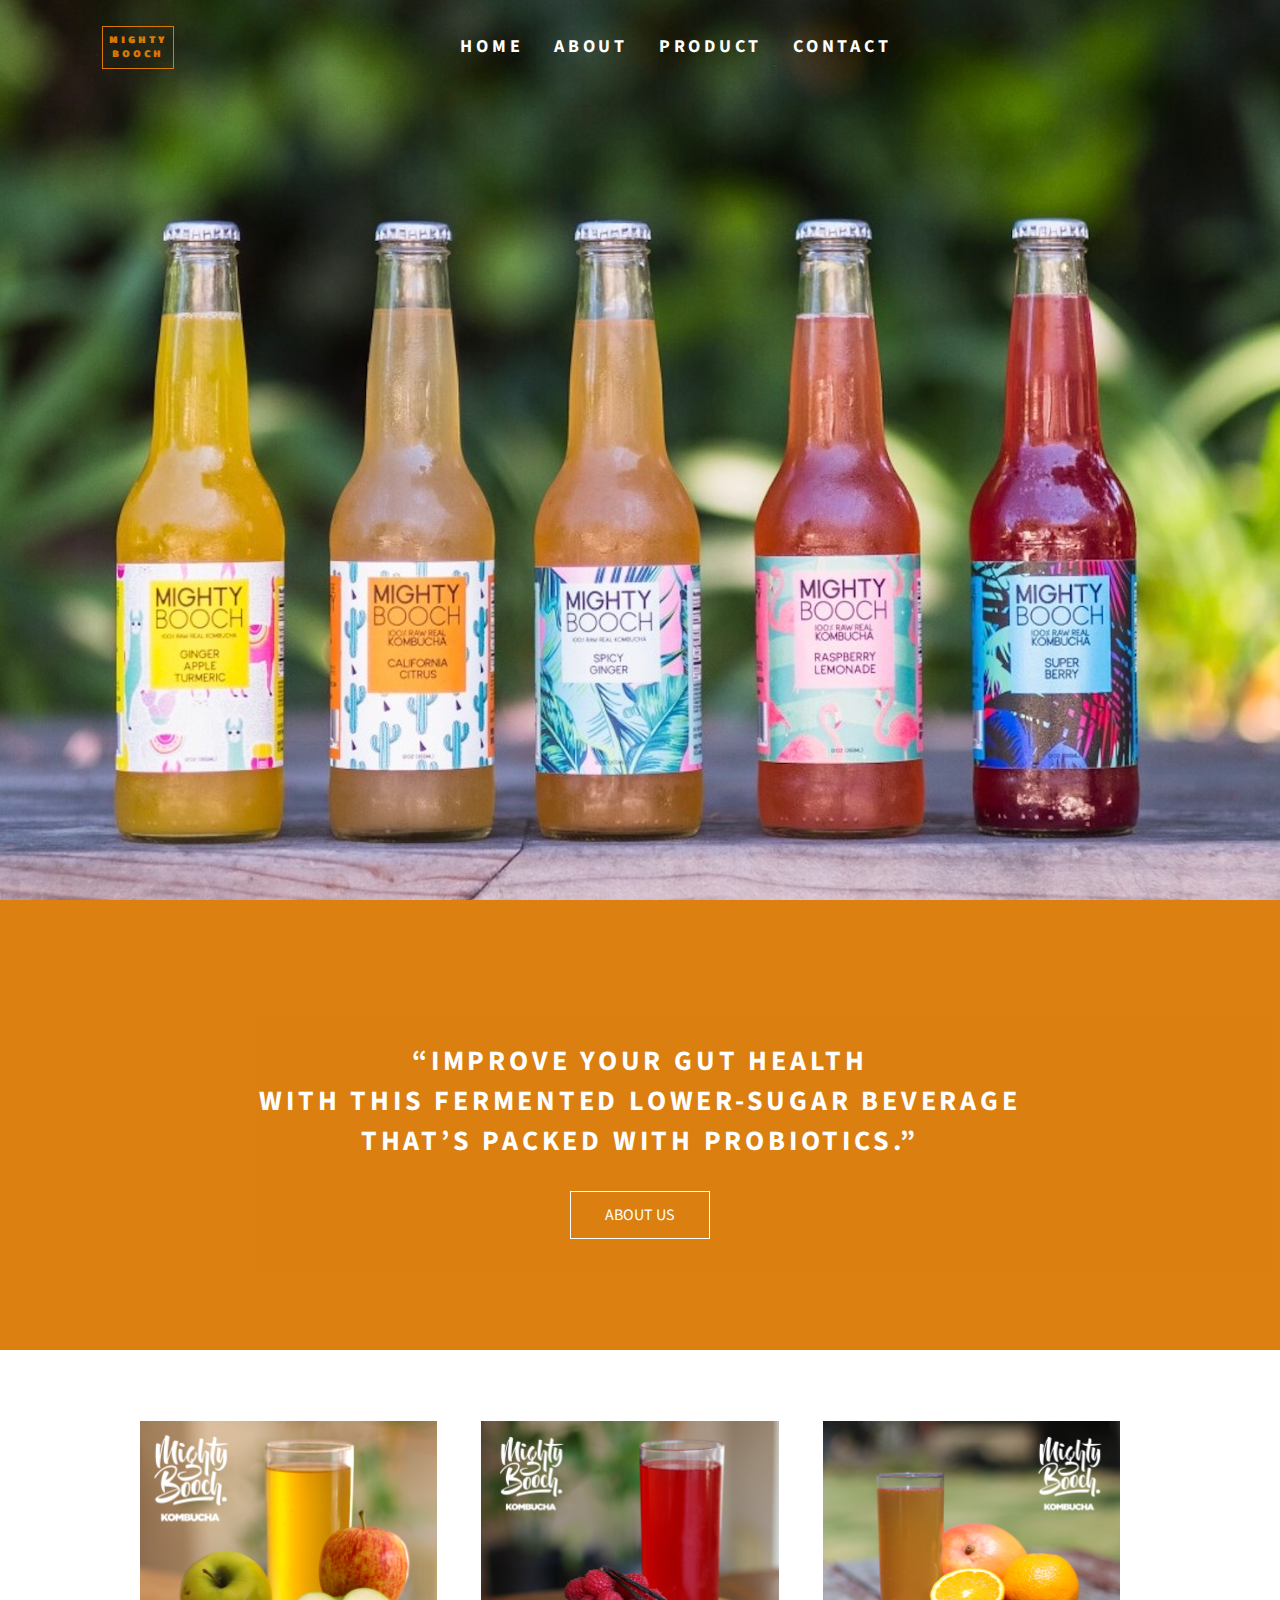
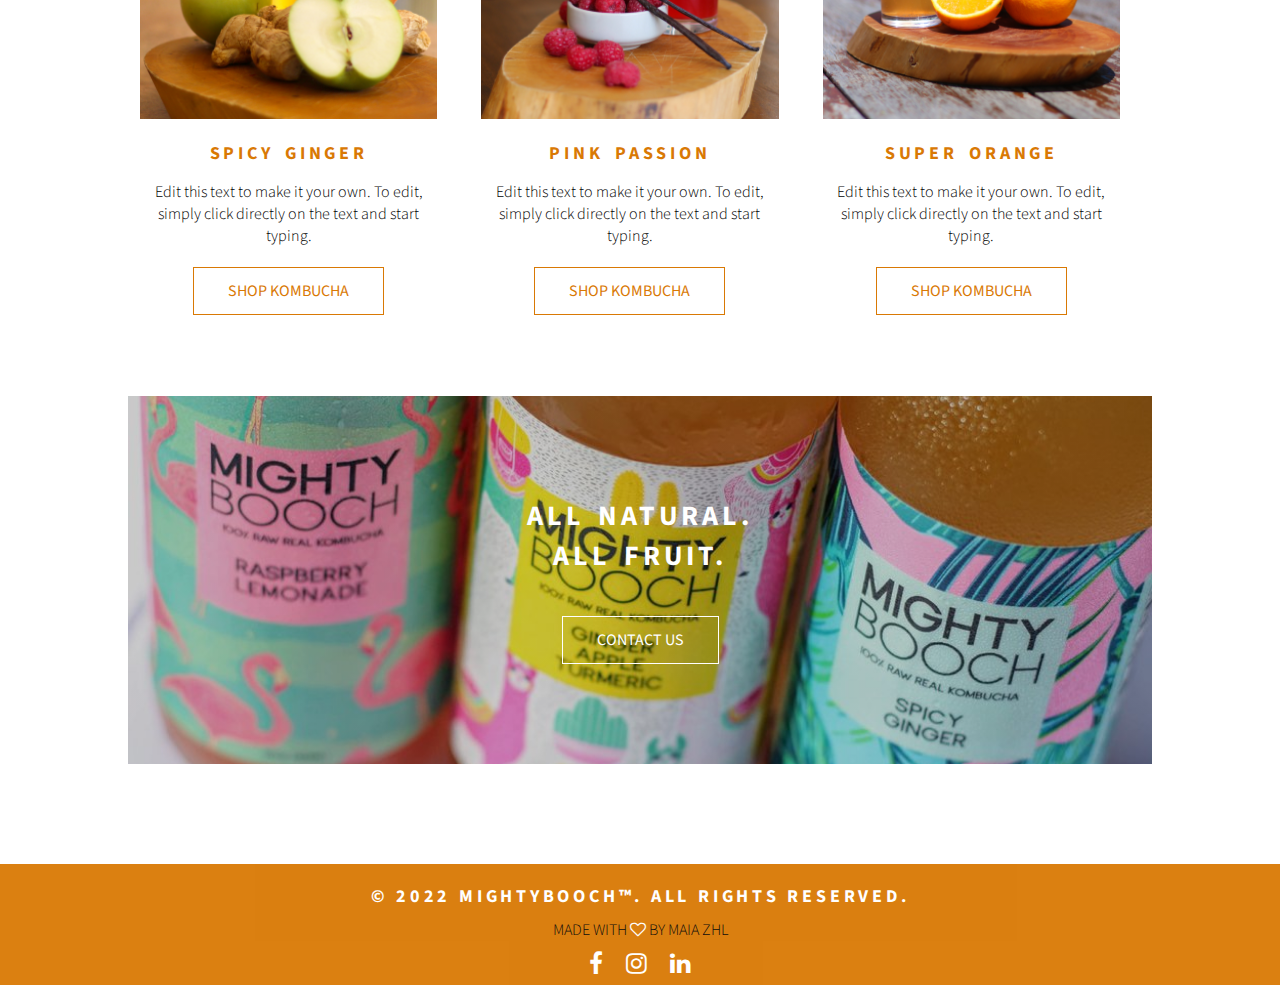
<file: index.html>
<!DOCTYPE html>
<html lang="en">
  <head>
    <title>KOMBUCHA PROJECT</title>
    <link rel="stylesheet" type="text/css" href="style.css" />

    <!-- Required meta tags -->
    <meta charset="utf-8" />
    <meta name="viewport" content="width=device-width, initial-scale=1.0" />

    <link rel="preconnect" href="https://fonts.googleapis.com" />
    <link rel="preconnect" href="https://fonts.gstatic.com" crossorigin />
    <link
      href="https://fonts.googleapis.com/css2?family=Source+Sans+Pro:wght@300;400&display=swap"
      rel="stylesheet"
    />

    <link
      rel="stylesheet"
      href="https://stackpath.bootstrapcdn.com/font-awesome/4.7.0/css/font-awesome.min.css"
    />
  </head>

  <body>

    <!-- Header and Navbar -->

    <section class="header">
      <nav>
        <a class="logo" href="index.html"> <b> MIGHTY </b></br> BOOCH </br> </a>
        <div class="nav-links" id="navLinks">
          <i class="fa fa-times" onclick="hideMenu()"></i>
          <ul>
            <li><a href="index.html">HOME</a></li>
            <li><a href="about.html">ABOUT</a></li>
            <li><a href="products.html">PRODUCT</a></li>
            <li><a href="contact.html">CONTACT</a></li>
          </ul>
        </div>
        <i class="fa fa-bars" onclick="showMenu()"></i>
      </nav>
    </section>

    <!-- Text Section -->
    
   <section class="block">
     <div class="text-box">
      <h4>“Improve your gut health </br> with this fermented lower-sugar beverage </br> that’s packed with probiotics.”</h4>
      <a href="about.html" class="about-btn">ABOUT US</a>
     </div>
   </section> 
   

    <!-- Product Section -->

    <section class="flavor">
      <div class="row">
        <div class="flavor-col">
          <img src="images/1.jpg" alt="flavor" />
          <h3>SPICY GINGER</h3>
          <p>
            Edit this text to make it your own. To edit, simply click directly
            on the text and start typing.
          </p>
          <a href="products.html" class="shop-btn">SHOP KOMBUCHA</a>
        </div>
        <div class="flavor-col">
          <img src="images/2.jpg" alt="flavor" />
          <h3>PINK PASSION</h3>
          <p>
            Edit this text to make it your own. To edit, simply click directly
            on the text and start typing.
          </p>
          <a href="products.html" class="shop-btn">SHOP KOMBUCHA</a>
        </div>
        <div class="flavor-col">
          <img src="images/3.jpg" alt="flavor" />
          <h3>SUPER ORANGE</h3>
          <p>
            Edit this text to make it your own. To edit, simply click directly
            on the text and start typing.
          </p>
          <a href="products.html" class="shop-btn">SHOP KOMBUCHA</a>
        </div>
        
      </div>
    </section>

    <!-- Contact Call To Action -->
    <section class="cta">
      <h1>ALL NATURAL. </br> ALL FRUIT.</h1>
      <a href="contact.html" class="hero-btn">CONTACT US</a>

    </section>

    <!-- Footer -->
   <section class="footer">
     <h4>© 2022 MightyBooch™. All rights reserved.</h4>
     <p>Made with  <i class="fa fa-heart-o"></i>  by Maia ZHL</p>

     <div class="icons">
       <i class="fa fa-facebook"></i>
       <i class="fa fa-instagram"></i>
       <i class="fa fa-linkedin"></i>
     </div>
   </section>

    <!-- JavaScript for Toggle Menu -->
    <script>
      var navLinks = document.getElementById("navLinks");

      function showMenu() {
        navLinks.style.right = "0";
      }

      function hideMenu() {
        navLinks.style.right = "-200px";
      }
    </script>
  </body>
</html>
</file>
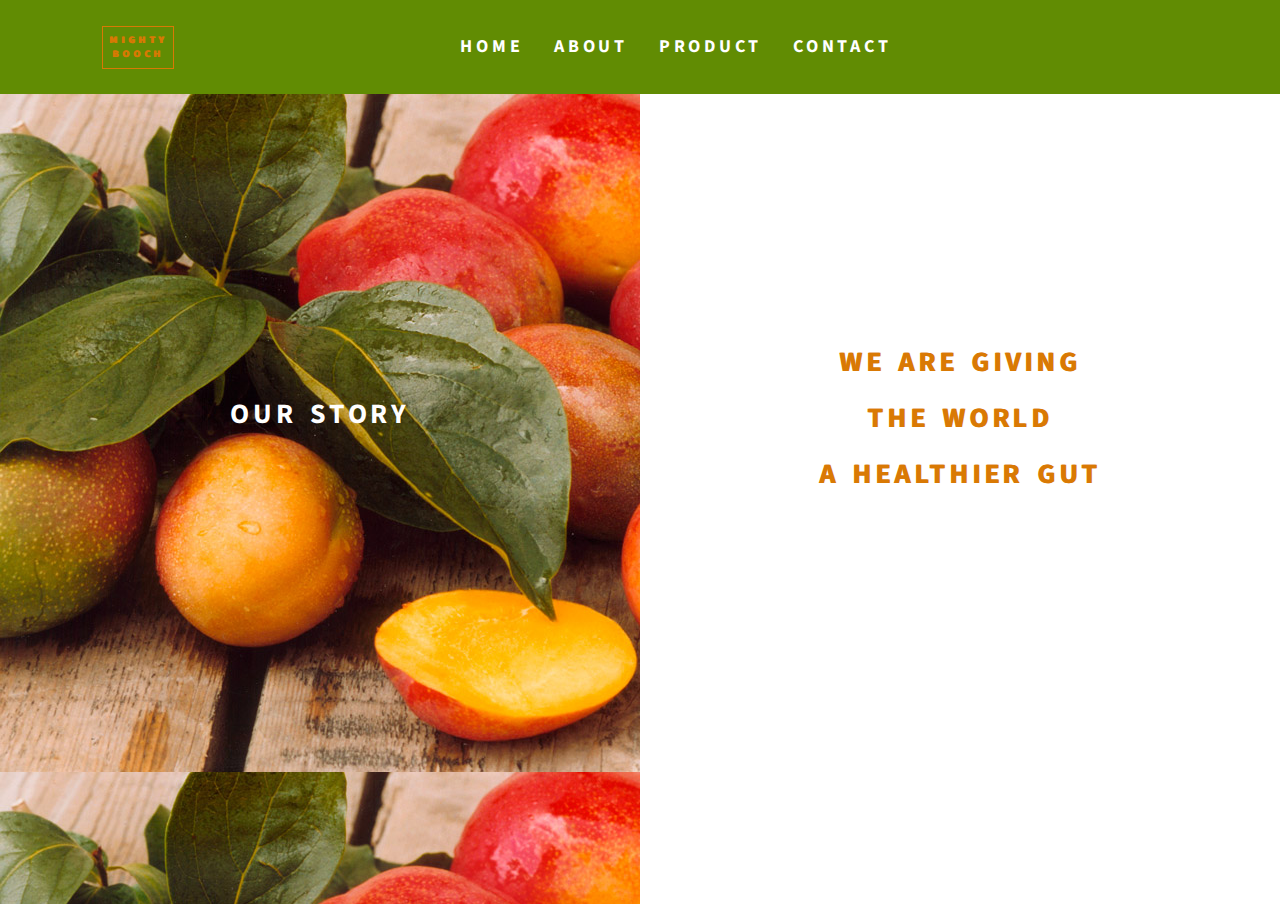
<file: about.html>
<!DOCTYPE html>
<html lang="en">

<head>
  <title>KOMBUCHA PROJECT</title>
  <link rel="stylesheet" type="text/css" href="about.css" />

  <!-- Required meta tags -->
  <meta charset="utf-8" />
  <meta name="viewport" content="width=device-width, initial-scale=1.0" />

  <link rel="preconnect" href="https://fonts.googleapis.com" />
  <link rel="preconnect" href="https://fonts.gstatic.com" crossorigin />
  <link href="https://fonts.googleapis.com/css2?family=Source+Sans+Pro:wght@300;400&display=swap" rel="stylesheet" />

  <link rel="stylesheet" href="https://stackpath.bootstrapcdn.com/font-awesome/4.7.0/css/font-awesome.min.css" />
</head>

<body>

  <!-- Header and Navbar -->

  <section class="header">
    <nav>
      <a class="logo" href="index.html"> <b> MIGHTY </b></br> BOOCH </br> </a>
      <div class="nav-links" id="navLinks">
        <i class="fa fa-times" onclick="hideMenu()"></i>
        <ul>
          <li><a href="index.html">HOME</a></li>
          <li><a href="about.html">ABOUT</a></li>
          <li><a href="products.html">PRODUCT</a></li>
          <li><a href="contact.html">CONTACT</a></li>
        </ul>
      </div>
      <i class="fa fa-bars" onclick="showMenu()"></i>
    </nav>
  </section>

  <!-- Avbout Split Section -->

  <section class="container">
    <div class="left-half">
      <article>
        <h2>OUR STORY</h2>
      </article>
    </div>
    <div class="right-half">
      <article>
        <p>We are giving </br> the world </br> a healthier gut</p>
      </article>
    </div>
  </section>


  <!-- JavaScript for Toggle Menu -->
  <script>
    var navLinks = document.getElementById("navLinks");

    function showMenu() {
      navLinks.style.right = "0";
    }

    function hideMenu() {
      navLinks.style.right = "-200px";
    }
  </script>


</body>
</html>
</file>
<file: style.css>
* {
  font-family: "Source Sans Pro", sans-serif;
  padding: 0;
  margin: 0;
}

.header {
  min-height: 100vh;
  width: 100%;
  background-image: url(images/sample.jpg);
  background-position: center;
  background-size: cover;
  position: relative;
}

.logo {
  text-decoration: none;
  color: #d97904;
  text-shadow: 1px 0 #d97904;
  font-weight: bold;
  letter-spacing: 0.1cm;
  font-size: 10px;
  font-weight: bolder;
  border: 1px solid #d97904;
  text-align: center; 
  padding: 6px 6px; 
}

nav {
  display: flex;
  padding: 2% 8%;
  justify-content: space-between;
  align-items: right;
}

.nav-links {
  flex: 1;
  text-align: center;
  letter-spacing: 0.1cm;
}

.nav-links ul li {
  list-style: none;
  display: inline-block;
  padding: 8px 12px;
  position: relative;
}

.nav-links ul li a {
  color: white;
  text-decoration: none;
  font-size: 18px;
  font-weight: bolder;
}

.nav-links ul li::after {
  content: "";
  width: 0%;
  height: 2px;
  background: #d97904;
  display: block;
  margin: auto;
  transition: 0.5s;
} /* makes line under the link */

.nav-links ul li:hover::after {
  width: 100%;
}

nav .fa {
  display: none;
}

@media (max-width: 700px) {
  .nav-links ul li {
    display: block;
  }
  .nav-links {
    position: absolute;
    background: #d97904;
    height: 100vh;
    width: 200px;
    top: 0;
    right: -200px;
    text-align: left;
    z-index: 2;
    transition: 1s;
  }
  nav .fa {
    display: block;
    color: white;
    margin: 10px;
    font-size: 22px;
    cursor: pointer;
  }
  .nav-links ul {
    padding: 30px;
  }
}

/* text section */

.block {
  min-height: 50vh;
  width: 100%;
  background-color: #d97904;
  background-position: center;
  background-size: cover;
  position: relative;
  opacity: 95%;
}

.text-box {
  width: 90%;
  color: white;
  position: absolute;
  top: 50%;
  left: 50%;
  transform: translate(-50%, -50%);
  text-align: center;
}

.block h4 {
  color: white;
  font-size: 28px;
  text-transform: uppercase;
}

.about-btn {
  display: inline-block;
  text-decoration: none;
  color: white;
  border: 1px solid white;
  padding: 12px 34px;
  margin-top: 20px;
  font-size: 16px;
  background: transparent;
  position: relative;
  cursor: pointer;
}

.about-btn:hover {
  border: 1px solid white;
  background: white;
  color: #d97904;
  transition: 1s;
}


/* product section */

.flavor {
  width: 80%;
  margin: auto;
  text-align: center;
}

.row {
  margin-top: 5%;
  display: flex;
  justify-content: space-between;
}

.flavor-col {
  flex-basis: 31%;
  background: transparent;
  margin-bottom: 5%;
  padding: 20px 12px;
  box-shadow: border-box;
  transition: 0.5s;
  margin-right: 20px;
}

.flavor-col img {
  width: 100%;
}

h3 {
  text-align: center;
  font-size: 18px;
  margin: 10px 0;
  margin-top: 16px;
  margin-bottom: 15px;
  color: #d97904;
  letter-spacing: 0.1cm;
  word-spacing: 0.1cm;
}

p {
  font-size: 16px;
  font-weight: 300;
  line-height: 22px;
}

.shop-btn {
    display: inline-block;
    text-decoration: none;
    color: #d97904;
    border: 1px solid#d97904;
    padding: 12px 34px;
    margin-top: 20px;
    font-size: 16px;
    background: transparent;
    position: relative;
    cursor: pointer;
}

.shop-btn:hover {
    border: 1px solid #d97904;
    background: #d97904;
    color: white;
    transition: 1s;
}

.flavor-col:hover {
  box-shadow: 0 0 20px 0px rgba(0, 0, 0, 0.2);
}

@media (max-width: 700px) {
  .row {
    flex-direction: column;
  }
}

/* Contact Call To Action */

.cta {
  margin: 100px auto;
  width: 80%;
  background-image: linear-gradient(rgba(0, 0, 0, 0.2), rgba(0, 0, 0, 0.2)),
    url(images/contact.jpg);
    background-position: center;
    background-size: cover;
    text-align: center;
    padding: 100px 0;
    margin-top: 10px;
}

.cta h1 {
    color: white;
    margin-bottom: 40px;
    padding: 0;
    letter-spacing: 0.1cm;
    word-spacing: 0.1cm;
    font-size: 28px;
}

.hero-btn {
    display: inline-block;
    text-decoration: none;
    color: white;
    border: 1px solid white;
    padding: 12px 34px;
    font-size: 16px;
    background: transparent;
    position: relative;
    cursor: pointer;
}

.hero-btn:hover {
    border: 1px solid #d97904;
    background: #d97904;
    transition: 1s;
}

/* footer */

.footer {
  min-height: 10vh;
  width: 100%;
  background-color: #d97904;
  background-position: center;
  background-size: cover;
  position: relative;
  text-align: center;
  opacity: 95%;
}

h4 {
  text-align: center;
  font-size: 18px;
  margin: 10px 0;
  margin-top: 10px;
  margin-bottom: 10px;
  padding-top: 20px;
  color: white;
  letter-spacing: 0.1cm;
  text-transform: uppercase;
}

.footer p {
  text-transform: uppercase;
}

.icons .fa {
  color: white;
  margin: 0 10px;
  cursor: pointer;
  font-size: 1.5em !important;
  margin-top: 10px;
  margin-bottom: 10px;
}

.fa-heart-o {
  color: white;
}
</file>
<file: about.css>
* {
    font-family: "Source Sans Pro", sans-serif;
    padding: 0;
    margin: 0;
  }

  .header {
    min-height: 10vh;
    width: 100%;
    background-color: #618C03;
    background-position: center;
    background-size: cover;
    position: relative;
  }
  
  .logo {
    text-decoration: none;
    text-shadow: 1px 0 #d97904;
    font-weight:bold;
    color: #d97904;
    letter-spacing: 0.1cm;
    font-size: 10px;
    font-weight: bolder;
    border: 1px solid #d97904;
    text-align: center; 
    padding: 6px 6px; 
  }
  
  nav {
    display: flex;
    padding: 2% 8%;
    justify-content: space-between;
    align-items: right;
  }
  
  .nav-links {
    flex: 1;
    text-align: center;
    letter-spacing: 0.1cm;
  }
  
  .nav-links ul li {
    list-style: none;
    display: inline-block;
    padding: 8px 12px;
    position: relative;
  }
  
  .nav-links ul li a {
    color: white;
    text-decoration: none;
    font-size: 18px;
    font-weight: bolder;
  }
  
  .nav-links ul li::after {
    content: "";
    width: 0%;
    height: 2px;
    background: #d97904;
    display: block;
    margin: auto;
    transition: 0.5s;
  } /* makes line under the link */
  
  .nav-links ul li:hover::after {
    width: 100%;
  }
  
  nav .fa {
    display: none;
  }
  
  @media (max-width: 700px) {
    .nav-links ul li {
      display: block;
    }
    .nav-links {
      position: absolute;
      background: #d97904;
      height: 100vh;
      width: 200px;
      top: 0;
      right: -200px;
      text-align: left;
      z-index: 2;
      transition: 1s;
    }
    nav .fa {
      display: block;
      color: white;
      margin: 10px;
      font-size: 22px;
      cursor: pointer;
    }
    .nav-links ul {
      padding: 30px;
    }
  }


/* About Split Section */

.container {
  display: table;
  width: 100%;
}

.left-half {
  background-image: url(images/4.jpg);
  position: absolute;
  left: 0px;
  width: 50%;
  min-height: 90vh;
}

.right-half {
  background-color: white;
  position: absolute;
  right: 0px;
  width: 50%;
  min-height: 90vh;
}

.container h2 {
  color: white;
  text-align: center;
  margin-top: 300px;
  letter-spacing: 0.1cm;
  word-spacing: 0.1cm;
  font-size: 28px;
}

.container p {
  text-align: center;
  font-size: 28px;
  text-shadow: 1px 0 #d97904;
  font-weight:bold;
  margin: 10px 0;
  margin-top: 240px;
  margin-bottom: 15px;
  color: #d97904;
  letter-spacing: 0.1cm;
  text-transform: uppercase;
  line-height: 200%;
  word-spacing: 0.1cm;
}
</file>
